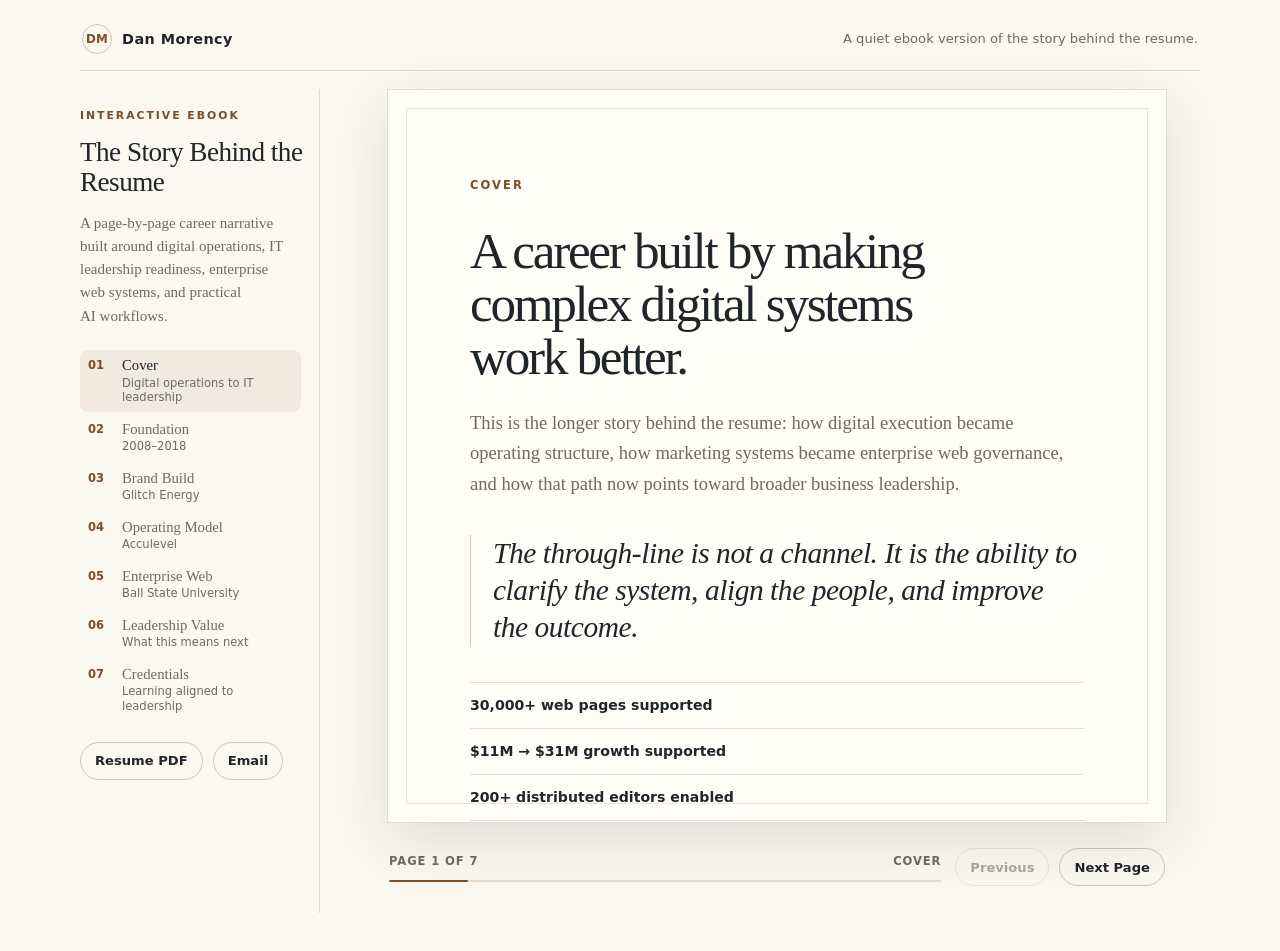
<file: book/index.html>
<!DOCTYPE html>
<html lang="en-US">
  <head>
    <meta charset="UTF-8" />
    <meta name="viewport" content="width=device-width, initial-scale=1.0" />
    <meta
      name="description"
      content="An interactive ebook version of Dan Morency's digital operations, IT leadership, and enterprise web strategy story."
    />
    <link rel="icon" href="../favicon.ico" type="image/x-icon" />
    <title>Dan Morency | Interactive Career Story</title>
    <style>
      :root {
        --paper: #fbf8ef;
        --page: #fffdf7;
        --ink: #1f252b;
        --muted: #6f6a61;
        --rule: #e3dccf;
        --rule-strong: #cfc5b5;
        --accent: #7b4d2a;
        --accent-soft: #f2eadf;
        --shadow: 0 18px 55px rgba(38, 33, 26, 0.12);
      }

      * {
        box-sizing: border-box;
      }

      html {
        scroll-behavior: smooth;
      }

      body {
        min-height: 100vh;
        margin: 0;
        color: var(--ink);
        background: var(--paper);
        font-family: Georgia, "Times New Roman", Times, serif;
        line-height: 1.72;
      }

      a {
        color: inherit;
      }

      button,
      a {
        -webkit-tap-highlight-color: transparent;
      }

      .book-shell {
        width: min(1120px, calc(100% - 40px));
        margin: 0 auto;
        padding: 24px 0 38px;
      }

      .book-header {
        display: flex;
        align-items: center;
        justify-content: space-between;
        gap: 18px;
        margin-bottom: 18px;
        padding: 0 2px 16px;
        border-bottom: 1px solid var(--rule);
      }

      .brand {
        display: inline-flex;
        align-items: center;
        gap: 10px;
        color: var(--ink);
        text-decoration: none;
        font-family: Inter, ui-sans-serif, system-ui, -apple-system, BlinkMacSystemFont, "Segoe UI", sans-serif;
        font-size: 0.9rem;
        font-weight: 650;
        letter-spacing: 0.03em;
      }

      .brand-mark {
        width: 30px;
        height: 30px;
        display: grid;
        place-items: center;
        border: 1px solid var(--rule-strong);
        border-radius: 50%;
        color: var(--accent);
        background: transparent;
        font-size: 0.74rem;
        letter-spacing: 0.02em;
      }

      .header-note {
        margin: 0;
        color: var(--muted);
        font-family: Inter, ui-sans-serif, system-ui, -apple-system, BlinkMacSystemFont, "Segoe UI", sans-serif;
        font-size: 0.82rem;
      }

      .reader-layout {
        display: grid;
        grid-template-columns: 240px minmax(0, 1fr);
        gap: 34px;
        align-items: start;
      }

      .toc-panel {
        position: sticky;
        top: 22px;
        min-height: calc(100vh - 76px);
        padding: 18px 0;
        border-right: 1px solid var(--rule);
        color: var(--muted);
      }

      .eyebrow {
        margin: 0 0 12px;
        color: var(--accent);
        font-family: Inter, ui-sans-serif, system-ui, -apple-system, BlinkMacSystemFont, "Segoe UI", sans-serif;
        font-size: 0.68rem;
        font-weight: 700;
        letter-spacing: 0.18em;
        text-transform: uppercase;
      }

      h1,
      h2,
      h3,
      p {
        text-wrap: pretty;
      }

      .toc-panel h1 {
        margin: 0;
        color: var(--ink);
        font-size: 1.7rem;
        font-weight: 500;
        line-height: 1.1;
        letter-spacing: -0.02em;
      }

      .toc-intro {
        margin: 14px 20px 22px 0;
        color: var(--muted);
        font-size: 0.94rem;
        line-height: 1.55;
      }

      .toc-list {
        display: grid;
        gap: 2px;
        margin: 0;
        padding: 0 18px 0 0;
        list-style: none;
      }

      .toc-button {
        width: 100%;
        min-height: 38px;
        display: grid;
        grid-template-columns: 26px 1fr;
        gap: 8px;
        align-items: start;
        padding: 7px 8px;
        border: 0;
        border-radius: 8px;
        color: var(--muted);
        background: transparent;
        cursor: pointer;
        text-align: left;
        font: inherit;
        transition: background 160ms ease, color 160ms ease;
      }

      .toc-button:hover,
      .toc-button:focus-visible,
      .toc-button.is-active {
        color: var(--ink);
        background: var(--accent-soft);
        outline: none;
      }

      .toc-number {
        color: var(--accent);
        font-family: Inter, ui-sans-serif, system-ui, -apple-system, BlinkMacSystemFont, "Segoe UI", sans-serif;
        font-size: 0.72rem;
        font-weight: 700;
        line-height: 1.55;
      }

      .toc-title {
        display: grid;
        gap: 1px;
      }

      .toc-title strong {
        color: inherit;
        font-size: 0.92rem;
        font-weight: 500;
        line-height: 1.2;
      }

      .toc-title span {
        color: var(--muted);
        font-family: Inter, ui-sans-serif, system-ui, -apple-system, BlinkMacSystemFont, "Segoe UI", sans-serif;
        font-size: 0.72rem;
        line-height: 1.25;
      }

      .toc-actions {
        display: flex;
        flex-wrap: wrap;
        gap: 10px;
        margin-top: 22px;
      }

      .link-button,
      .control-button {
        min-height: 38px;
        display: inline-flex;
        align-items: center;
        justify-content: center;
        padding: 0 14px;
        border: 1px solid var(--rule-strong);
        border-radius: 999px;
        color: var(--ink);
        background: transparent;
        cursor: pointer;
        text-decoration: none;
        font-family: Inter, ui-sans-serif, system-ui, -apple-system, BlinkMacSystemFont, "Segoe UI", sans-serif;
        font-size: 0.82rem;
        font-weight: 650;
      }

      .link-button:hover,
      .control-button:hover,
      .link-button:focus-visible,
      .control-button:focus-visible {
        background: var(--accent-soft);
        outline: none;
      }

      .book-stage {
        position: relative;
        min-height: calc(100vh - 96px);
        display: grid;
        gap: 18px;
      }

      .book-frame {
        position: relative;
        min-height: 720px;
      }

      .book-page {
        position: absolute;
        inset: 0;
        display: grid;
        grid-template-columns: 1fr;
        align-content: start;
        max-width: 780px;
        margin: 0 auto;
        padding: clamp(42px, 7vw, 86px) clamp(34px, 7vw, 82px);
        border: 1px solid var(--rule);
        background: var(--page);
        box-shadow: var(--shadow);
        opacity: 0;
        pointer-events: none;
        transform: translateX(14px);
        transition: transform 300ms ease, opacity 260ms ease;
      }

      .book-page::after {
        content: "";
        position: absolute;
        inset: 18px;
        border: 1px solid rgba(227, 220, 207, 0.72);
        pointer-events: none;
      }

      .book-page.is-active {
        z-index: 3;
        opacity: 1;
        pointer-events: auto;
        transform: translateX(0);
      }

      .book-page.is-before {
        transform: translateX(-14px);
      }

      .page-kicker {
        margin: 0 0 28px;
        color: var(--accent);
        font-family: Inter, ui-sans-serif, system-ui, -apple-system, BlinkMacSystemFont, "Segoe UI", sans-serif;
        font-size: 0.72rem;
        font-weight: 700;
        letter-spacing: 0.18em;
        text-transform: uppercase;
      }

      .page-title {
        max-width: 660px;
        margin: 0;
        color: var(--ink);
        font-size: clamp(2.1rem, 4vw, 4.25rem);
        font-weight: 500;
        line-height: 1.04;
        letter-spacing: -0.045em;
      }

      .page-lead {
        max-width: 620px;
        margin: 24px 0 0;
        color: var(--muted);
        font-size: clamp(1.08rem, 1.45vw, 1.28rem);
        line-height: 1.65;
      }

      .page-body {
        display: grid;
        align-content: start;
        gap: 18px;
        margin-top: 36px;
      }

      .page-body p {
        margin: 0;
        color: var(--ink);
        font-size: clamp(1.04rem, 1.28vw, 1.18rem);
      }

      .chapter-card {
        display: grid;
        gap: 8px;
        padding: 0 0 0 18px;
        border-left: 1px solid var(--rule-strong);
        background: transparent;
      }

      .chapter-card strong {
        color: var(--ink);
        font-family: Inter, ui-sans-serif, system-ui, -apple-system, BlinkMacSystemFont, "Segoe UI", sans-serif;
        font-size: 0.86rem;
        font-weight: 700;
        letter-spacing: 0.06em;
        text-transform: uppercase;
      }

      .chapter-card span,
      .chapter-card p {
        color: var(--muted);
      }

      .metric-strip {
        display: grid;
        gap: 0;
        margin-top: 18px;
        border-top: 1px solid var(--rule);
        border-bottom: 1px solid var(--rule);
      }

      .metric-strip span {
        min-height: 0;
        display: block;
        padding: 13px 0;
        border-bottom: 1px solid var(--rule);
        color: var(--ink);
        background: transparent;
        font-family: Inter, ui-sans-serif, system-ui, -apple-system, BlinkMacSystemFont, "Segoe UI", sans-serif;
        font-size: 0.88rem;
        font-weight: 600;
        line-height: 1.35;
      }

      .metric-strip span:last-child {
        border-bottom: 0;
      }

      .pull-quote {
        margin: 0;
        padding: 0 0 0 22px;
        border-left: 1px solid var(--rule-strong);
        color: var(--ink);
        background: transparent;
        font-size: clamp(1.35rem, 2.3vw, 2rem);
        font-style: italic;
        font-weight: 400;
        line-height: 1.25;
        letter-spacing: -0.015em;
      }

      .book-controls {
        max-width: 780px;
        width: 100%;
        margin: 0 auto;
        display: flex;
        align-items: center;
        justify-content: space-between;
        gap: 14px;
        padding: 0 2px;
      }

      .progress-area {
        flex: 1;
        display: grid;
        gap: 8px;
      }

      .progress-label {
        display: flex;
        align-items: center;
        justify-content: space-between;
        color: var(--muted);
        font-family: Inter, ui-sans-serif, system-ui, -apple-system, BlinkMacSystemFont, "Segoe UI", sans-serif;
        font-size: 0.72rem;
        font-weight: 650;
        letter-spacing: 0.08em;
        text-transform: uppercase;
      }

      .progress-bar {
        height: 2px;
        border-radius: 999px;
        background: var(--rule);
        overflow: hidden;
      }

      .progress-fill {
        width: 0%;
        height: 100%;
        border-radius: inherit;
        background: var(--accent);
        transition: width 300ms ease;
      }

      .control-group {
        display: flex;
        gap: 10px;
      }

      .control-button:disabled {
        cursor: not-allowed;
        opacity: 0.38;
      }

      .mobile-toc {
        display: none;
      }

      @media (max-width: 980px) {
        .reader-layout {
          grid-template-columns: 1fr;
          gap: 18px;
        }

        .toc-panel {
          position: static;
          min-height: 0;
          padding: 0 0 18px;
          border-right: 0;
          border-bottom: 1px solid var(--rule);
        }

        .toc-list {
          grid-template-columns: repeat(2, minmax(0, 1fr));
        }
      }

      @media (max-width: 680px) {
        .book-shell {
          width: min(100% - 20px, 1120px);
          padding-top: 12px;
        }

        .book-header {
          align-items: flex-start;
          flex-direction: column;
          gap: 8px;
        }

        .toc-panel {
          display: none;
        }

        .mobile-toc {
          display: block;
        }

        .mobile-toc summary {
          min-height: 44px;
          display: flex;
          align-items: center;
          justify-content: space-between;
          padding: 0 14px;
          border: 1px solid var(--rule-strong);
          border-radius: 999px;
          color: var(--ink);
          background: transparent;
          cursor: pointer;
          font-family: Inter, ui-sans-serif, system-ui, -apple-system, BlinkMacSystemFont, "Segoe UI", sans-serif;
          font-weight: 650;
          list-style: none;
        }

        .mobile-toc summary::-webkit-details-marker {
          display: none;
        }

        .mobile-toc .toc-list {
          grid-template-columns: 1fr;
          gap: 2px;
          margin-top: 10px;
          padding: 8px;
          border: 1px solid var(--rule);
          background: var(--page);
        }

        .book-stage {
          min-height: 0;
        }

        .book-frame {
          min-height: 790px;
        }

        .book-page {
          padding: 34px 26px;
        }

        .book-page::after {
          inset: 12px;
        }

        .page-title {
          font-size: clamp(2rem, 11vw, 3.35rem);
        }

        .book-controls {
          align-items: stretch;
          flex-direction: column;
        }

        .control-group {
          display: grid;
          grid-template-columns: 1fr 1fr;
        }
      }

      @media (max-width: 430px) {
        .book-frame {
          min-height: 900px;
        }
      }

      @media (prefers-reduced-motion: reduce) {
        *,
        *::before,
        *::after {
          scroll-behavior: auto !important;
          transition: none !important;
          animation: none !important;
        }
      }
    </style>
  </head>
  <body>
    <div class="book-shell">
      <header class="book-header">
        <a class="brand" href="../" aria-label="Return to Dan Morency portfolio home">
          <span class="brand-mark">DM</span>
          <span>Dan Morency</span>
        </a>
        <p class="header-note">A quiet ebook version of the story behind the resume.</p>
      </header>

      <div class="reader-layout">
        <aside class="toc-panel" aria-label="Table of contents">
          <p class="eyebrow">Interactive Ebook</p>
          <h1>The Story Behind the Resume</h1>
          <p class="toc-intro">A page-by-page career narrative built around digital operations, IT leadership readiness, enterprise web systems, and practical AI workflows.</p>
          <ol class="toc-list" id="tocList"></ol>
          <div class="toc-actions">
            <a class="link-button" href="../assets/Dan-Morency-Resume.pdf" download>Resume PDF</a>
            <a class="link-button secondary" href="mailto:danmorency@gmail.com">Email</a>
          </div>
        </aside>

        <main class="book-stage" aria-live="polite">
          <details class="mobile-toc">
            <summary>Table of Contents</summary>
            <ol class="toc-list" id="mobileTocList"></ol>
          </details>

          <section class="book-frame" aria-label="Career story pages">
            <article class="book-page is-active" data-title="Cover" data-subtitle="Digital operations to IT leadership">
              <div>
                <p class="page-kicker">Cover</p>
                <h2 class="page-title">A career built by making complex digital systems work better.</h2>
                <p class="page-lead">This is the longer story behind the resume: how digital execution became operating structure, how marketing systems became enterprise web governance, and how that path now points toward broader business leadership.</p>
              </div>
              <div class="page-body">
                <blockquote class="pull-quote">The through-line is not a channel. It is the ability to clarify the system, align the people, and improve the outcome.</blockquote>
                <div class="metric-strip" aria-label="Career highlights">
                  <span>30,000+ web pages supported</span>
                  <span>$11M → $31M growth supported</span>
                  <span>200+ distributed editors enabled</span>
                </div>
              </div>
            </article>

            <article class="book-page" data-title="Foundation" data-subtitle="2008–2018">
              <div>
                <p class="page-kicker">Chapter 01 • 2008–2018</p>
                <h2 class="page-title">Learning how digital systems perform in the real world.</h2>
                <p class="page-lead">The foundation came from SEO, advertising, content, analytics, lead generation, and hands-on digital execution.</p>
              </div>
              <div class="page-body">
                <p>Early roles at Slingshot SEO, PayK12, The Sojourn, and Ray Skillman Auto Group built the technical, financial, and operational base: search strategy, advertising, web content, audience behavior, reporting, budget management, and digital execution.</p>
                <div class="chapter-card">
                  <strong>Leadership layer added</strong>
                  <p>Strategy grounded in how people actually find, use, trust, and act on digital experiences — and how budget decisions shape growth priorities.</p>
                </div>
              </div>
            </article>

            <article class="book-page" data-title="Brand Build" data-subtitle="Glitch Energy">
              <div>
                <p class="page-kicker">Chapter 02 • Jan 2018 – June 2021</p>
                <h2 class="page-title">Building a digital growth engine from the ground up.</h2>
                <p class="page-lead">At Glitch Energy, the work grew from digital execution into cross-functional brand, audience, partnership, and content operations leadership.</p>
              </div>
              <div class="page-body">
                <p>Helped launch and grow Glitch Energy from inception into a revenue-generating brand by building digital strategy, audience growth, partnership approaches, email marketing, and integrated content operations.</p>
                <div class="chapter-card">
                  <strong>What changed</strong>
                  <span>Influencer partnerships, YouTube personalities, NBA athletes, campaign operations, creative workflows, and audience strategy became one connected system.</span>
                </div>
              </div>
            </article>

            <article class="book-page" data-title="Operating Model" data-subtitle="Acculevel">
              <div>
                <p class="page-kicker">Chapter 03 • June 2021 – Feb 2022</p>
                <h2 class="page-title">Turning separate functions into a scalable operating model.</h2>
                <p class="page-lead">At Acculevel, the story became department building, workflow design, vendor transition, budget stewardship, P&amp;L-informed decision support, and cross-functional execution at speed.</p>
              </div>
              <div class="page-body">
                <p>Built scalable growth operations across video, content, advertising, CRM, budget management, and business analytics while aligning marketing execution with sales, operations, and leadership priorities.</p>
                <div class="metric-strip">
                  <span>$3M+ annual ad budgets managed</span>
                  <span>$11M → $31M revenue growth supported</span>
                  <span>Advertising brought in-house</span>
                </div>
                <div class="chapter-card">
                  <strong>Leadership layer added</strong>
                  <p>Operating model design, budget stewardship, business analytics support, delivery workflows, and practical decision support for leadership.</p>
                </div>
              </div>
            </article>

            <article class="book-page" data-title="Enterprise Web" data-subtitle="Ball State University">
              <div>
                <p class="page-kicker">Chapter 04 • May 2022 – Present</p>
                <h2 class="page-title">Leading digital experience work at enterprise scale.</h2>
                <p class="page-lead">At Ball State University, the scope expanded into enterprise web operations, governance, accessibility, stakeholder enablement, CMS support, UX, SEO, and AI-assisted workflows.</p>
              </div>
              <div class="page-body">
                <p>Lead web operations and digital experience strategy across a large university ecosystem, connecting UX, accessibility, SEO, analytics-informed insights, CMS governance, stakeholder enablement, and practical AI workflow adoption.</p>
                <div class="metric-strip">
                  <span>30,000+ web pages supported</span>
                  <span>200+ distributed web editors enabled</span>
                  <span>WCAG initiative completed in under 3 months</span>
                </div>
              </div>
            </article>

            <article class="book-page" data-title="Leadership Value" data-subtitle="What this means next">
              <div>
                <p class="page-kicker">Chapter 05 • The Next Organization</p>
                <h2 class="page-title">The value is translating ambiguity into operating structure.</h2>
                <p class="page-lead">The next step is business leadership work where digital strategy, web operations, financial judgment, change management, governance, and AI-enabled workflows create meaningful organizational impact.</p>
              </div>
              <div class="page-body">
                <div class="chapter-card">
                  <strong>01 — Structure</strong>
                  <p>Clarify needs, define priorities, organize workflows, and turn scattered digital requests into systems teams can execute.</p>
                </div>
                <div class="chapter-card">
                  <strong>02 — Change</strong>
                  <p>Train stakeholders, build governance, support adoption, and make standards easier for distributed teams to follow.</p>
                </div>
                <div class="chapter-card">
                  <strong>03 — Leverage</strong>
                  <p>Apply AI-assisted workflows to improve content operations, QA, delivery speed, and reporting support without losing human judgment.</p>
                </div>
              </div>
            </article>

            <article class="book-page" data-title="Credentials" data-subtitle="Learning aligned to leadership">
              <div>
                <p class="page-kicker">Back Matter</p>
                <h2 class="page-title">Continuous learning aligned with technology, UX, AI, and leadership.</h2>
                <p class="page-lead">The story continues through MBA coursework, finance-oriented business leadership, and practical certifications that support digital transformation work.</p>
              </div>
              <div class="page-body">
                <div class="chapter-card">
                  <strong>Education</strong>
                  <span>MBA Certificate coursework at Ball State University, in progress. Full MBA planned as the next step. Bachelor of Arts degrees in Marketing and Business Administration from Indiana Wesleyan University, including substantial finance coursework.</span>
                </div>
                <div class="chapter-card">
                  <strong>Certifications & development</strong>
                  <span>Google AI Certification, LEAD at Ball State University, Google UX Design, Responsive Web Design, Google Ads, YouTube Ads, and Meta/Facebook Advertising.</span>
                </div>
                <div class="toc-actions">
                  <a class="link-button" href="../assets/Dan-Morency-Resume.pdf" download>Download Resume</a>
                  <a class="link-button secondary" href="https://www.linkedin.com/in/danmorency" target="_blank" rel="noreferrer">LinkedIn</a>
                </div>
              </div>
            </article>
          </section>

          <nav class="book-controls" aria-label="Book controls">
            <div class="progress-area">
              <div class="progress-label">
                <span id="pageLabel">Page 1 of 7</span>
                <span id="chapterLabel">Cover</span>
              </div>
              <div class="progress-bar" aria-hidden="true"><div class="progress-fill" id="progressFill"></div></div>
            </div>
            <div class="control-group">
              <button class="control-button secondary" type="button" id="prevPage">Previous</button>
              <button class="control-button" type="button" id="nextPage">Next Page</button>
            </div>
          </nav>
        </main>
      </div>
    </div>

    <script>
      const pages = [...document.querySelectorAll('.book-page')];
      const tocList = document.getElementById('tocList');
      const mobileTocList = document.getElementById('mobileTocList');
      const prevButton = document.getElementById('prevPage');
      const nextButton = document.getElementById('nextPage');
      const pageLabel = document.getElementById('pageLabel');
      const chapterLabel = document.getElementById('chapterLabel');
      const progressFill = document.getElementById('progressFill');
      const storageKey = 'danMorencyBookPage';
      let currentPage = Number(localStorage.getItem(storageKey) || 0);

      if (!Number.isInteger(currentPage) || currentPage < 0 || currentPage >= pages.length) {
        currentPage = 0;
      }

      function pad(number) {
        return String(number).padStart(2, '0');
      }

      function buildToc(target) {
        target.innerHTML = pages.map((page, index) => `
          <li>
            <button class="toc-button" type="button" data-page="${index}">
              <span class="toc-number">${pad(index + 1)}</span>
              <span class="toc-title">
                <strong>${page.dataset.title}</strong>
                <span>${page.dataset.subtitle}</span>
              </span>
            </button>
          </li>
        `).join('');
      }

      buildToc(tocList);
      buildToc(mobileTocList);

      const tocButtons = [...document.querySelectorAll('.toc-button')];

      function setPage(index) {
        currentPage = Math.max(0, Math.min(index, pages.length - 1));
        pages.forEach((page, pageIndex) => {
          page.classList.toggle('is-active', pageIndex === currentPage);
          page.classList.toggle('is-before', pageIndex < currentPage);
        });

        tocButtons.forEach((button) => {
          const isActive = Number(button.dataset.page) === currentPage;
          button.classList.toggle('is-active', isActive);
          if (isActive) {
            button.setAttribute('aria-current', 'page');
          } else {
            button.removeAttribute('aria-current');
          }
        });

        prevButton.disabled = currentPage === 0;
        nextButton.disabled = currentPage === pages.length - 1;
        nextButton.textContent = currentPage === pages.length - 1 ? 'Finished' : 'Next Page';
        pageLabel.textContent = `Page ${currentPage + 1} of ${pages.length}`;
        chapterLabel.textContent = pages[currentPage].dataset.title;
        progressFill.style.width = `${((currentPage + 1) / pages.length) * 100}%`;
        localStorage.setItem(storageKey, currentPage);
      }

      tocButtons.forEach((button) => {
        button.addEventListener('click', () => {
          setPage(Number(button.dataset.page));
          document.querySelector('.mobile-toc')?.removeAttribute('open');
        });
      });

      prevButton.addEventListener('click', () => setPage(currentPage - 1));
      nextButton.addEventListener('click', () => setPage(currentPage + 1));

      document.addEventListener('keydown', (event) => {
        if (event.key === 'ArrowLeft') setPage(currentPage - 1);
        if (event.key === 'ArrowRight') setPage(currentPage + 1);
      });

      let touchStartX = 0;
      document.querySelector('.book-frame').addEventListener('touchstart', (event) => {
        touchStartX = event.changedTouches[0].clientX;
      }, { passive: true });

      document.querySelector('.book-frame').addEventListener('touchend', (event) => {
        const touchEndX = event.changedTouches[0].clientX;
        const distance = touchEndX - touchStartX;
        if (Math.abs(distance) < 56) return;
        setPage(currentPage + (distance < 0 ? 1 : -1));
      }, { passive: true });

      setPage(currentPage);
    </script>
  </body>
</html>
</file>
